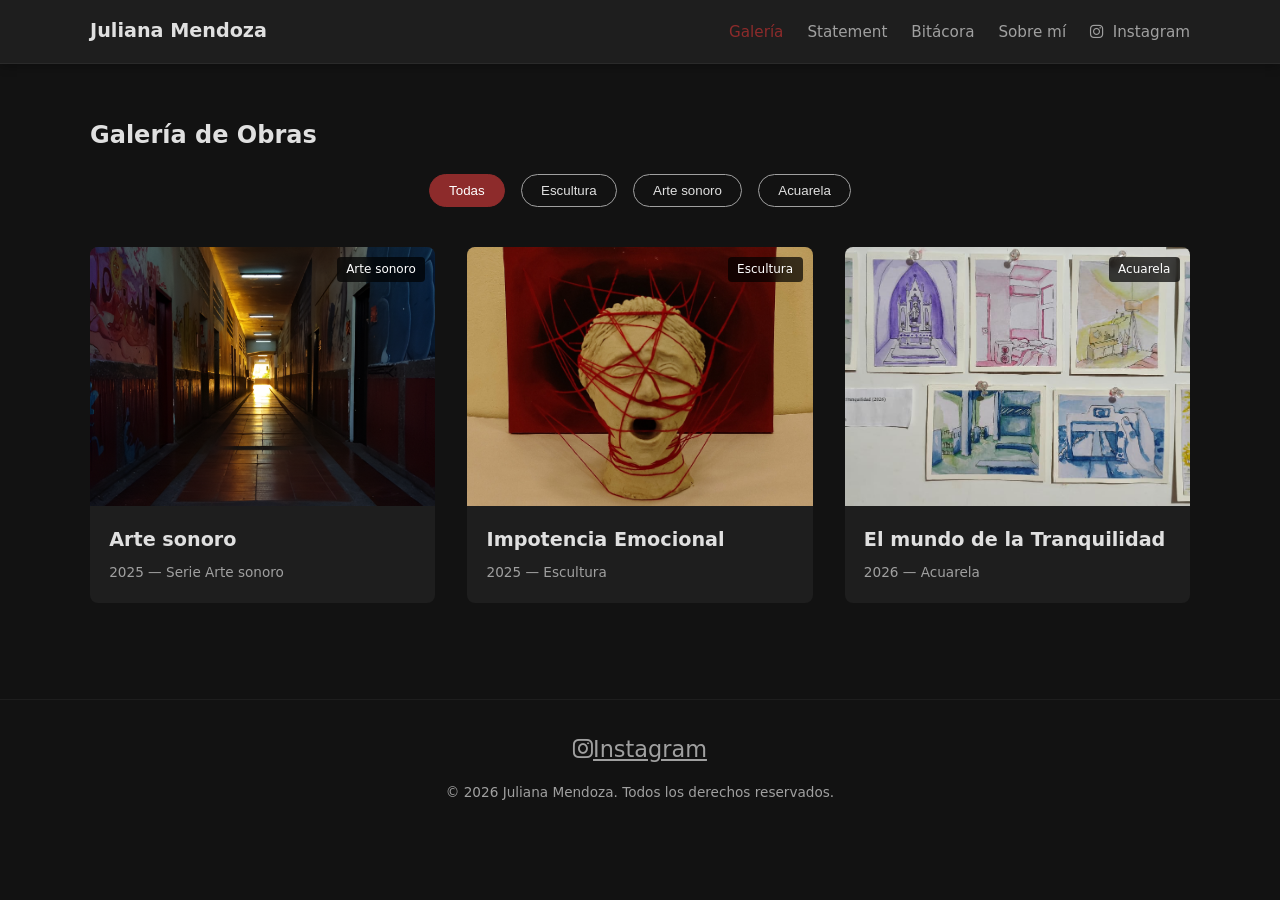
<file: index.html>
<!DOCTYPE html>
<html lang="es">
<head>
    <meta charset="UTF-8">
    <meta name="viewport" content="width=device-width, initial-scale=1.0">
    <title>Dossier Artístico</title>
    <!-- Enlace fundamental al archivo CSS -->
    <link rel="stylesheet" href="css/styles.css">
    <link rel="stylesheet" 
      href="https://cdnjs.cloudflare.com/ajax/libs/font-awesome/6.5.1/css/all.min.css" 
      integrity="sha512-DTOQO9RWCH3ppGqcWaEA1BIZOC6xxalwEsw9c2QQeAIftl+Vegovlnee1c9QX4TctnWMn13TZye+giMm8e2LwA==" 
      crossorigin="anonymous" 
      referrerpolicy="no-referrer" />
</head>
<body>

    <!-- Navegación Principal -->
    <header class="main-header">
        <nav>
            <a href="index.html" class="logo">Juliana Mendoza</a>
            <ul class="nav-links">
                <li><a href="index.html#galeria" class="active">Galería</a></li>
                <li><a href="statement.html">Statement</a></li>
                <li><a href="blog.html">Bitácora</a></li>
                <li><a href="sobre-mi.html">Sobre mí</a></li>
                <li>
    <a href="https://www.instagram.com/yujin_krys?igsi=MXN5eHRqZms2cjJoZQ==" target="_blank" rel="noopener noreferrer">
        <i class="fa-brands fa-instagram"></i> Instagram
    </a>
</li>
            </ul>
        </nav>
    </header>

    <!-- Contenido Principal -->
    <main>
        <section id="galeria" class="galeria-section">
            <div class="container">
                <h2>Galería de Obras</h2>

                <!-- Controles de Filtro -->
                <div class="filter-controls">
                    <button class="filter-btn active" data-filter="todos">Todas</button>
                    <button class="filter-btn" data-filter="Escultura">Escultura</button>
                    <button class="filter-btn" data-filter="Arte-sonoro">Arte sonoro</button>
                    <button class="filter-btn" data-filter="Acuarela">Acuarela</button>
                </div>

                <!-- Grid de Tarjetas -->
                <div class="galeria-grid">

                    <!-- Obra 1: Fotografía -->
                    <article class="obra-card" data-category="Arte-sonoro">     <!-- Cambiar para el filtro -->
                        <a href="obra-detalle-artesonoro.html">
                            <figure class="card-media">
                                <img src="assets/Art-song.png" alt="Obra: Arte sonoro" loading="lazy">     <!-- Imagen y titulo -->
                                <span class="badge">Arte sonoro</span>     <!-- filtrado -->
                            </figure>
                            <div class="card-info">
                                <h3>Arte sonoro</h3>     <!-- titulo -->
                                <p class="card-meta">2025 — Serie Arte sonoro</p>     <!-- descripcion -->
                            </div>
                        </a>
                    </article>

                    <!-- Obra 2: Videoarte -->
                    <article class="obra-card" data-category="Escultura">
                        <a href="obra-detalle-impotencia copy.html">
                            <figure class="card-media">
                                <img src="assets/escultura1.jpeg" alt="Obra: Impotencia emocional" loading="lazy">
                                <span class="badge">Escultura</span>
                            </figure>
                            <div class="card-info">
                                <h3>Impotencia Emocional</h3>
                                <p class="card-meta">2025 — Escultura</p>
                            </div>
                        </a>
                    </article>

                    <!-- Obra 3: Instalación -->
                    <article class="obra-card" data-category="Acuarela">
                        <a href="obra-detalle-acuerla.html">
                            <figure class="card-media">
                                <img src="assets/acuarela.jpeg" alt="Obra: Materia Residual" loading="lazy">
                                <span class="badge">Acuarela</span>
                            </figure>
                            <div class="card-info">
                                <h3>El mundo de la Tranquilidad</h3>
                                <p class="card-meta">2026 — Acuarela</p>
                            </div>
                        </a>
                    </article>

                </div>
            </div>
        </section>
    </main>

    <!-- Pie de Página -->
<footer>
    <div class="footer-socials">
        <a href="https://www.instagram.com/yujin_krys?igsi=MXN5eHRqZms2cjJoZQ==" target="_blank" rel="noopener noreferrer" aria-label="Instagram">
            <i class="fa-brands fa-instagram"></i>Instagram
        </a>
    </div>
    <p>&copy; 2026 Juliana Mendoza. Todos los derechos reservados.</p>
</footer>

    <!-- Script de Filtros -->
    <script src="js/main.js"></script>

</body>
</html>
</file>
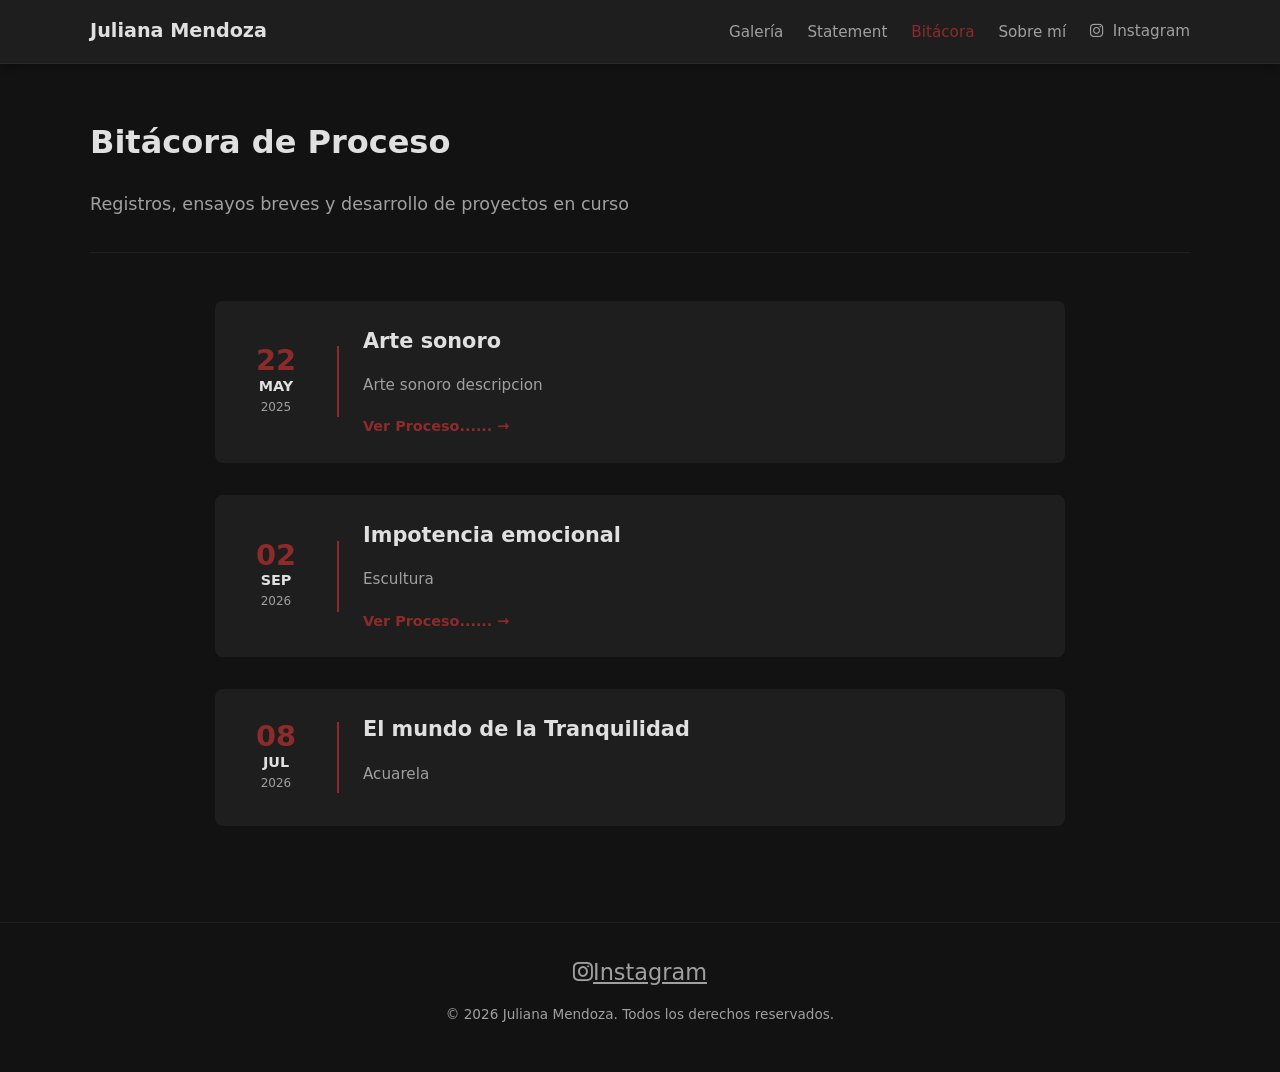
<file: blog.html>
<!DOCTYPE html>
<html lang="es">
<head>
    <meta charset="UTF-8">
    <meta name="viewport" content="width=device-width, initial-scale=1.0">
    <title>Bitácora de Proceso - Dossier Artístico</title>
    <link rel="stylesheet" href="css/styles.css">
        <link rel="stylesheet" 
      href="https://cdnjs.cloudflare.com/ajax/libs/font-awesome/6.5.1/css/all.min.css" 
      integrity="sha512-DTOQO9RWCH3ppGqcWaEA1BIZOC6xxalwEsw9c2QQeAIftl+Vegovlnee1c9QX4TctnWMn13TZye+giMm8e2LwA==" 
      crossorigin="anonymous" 
      referrerpolicy="no-referrer" />
</head>
<body>

    <!-- Navegación Principal -->
    <header class="main-header">
        <nav>
            <a href="index.html" class="logo">Juliana Mendoza</a>
            <ul class="nav-links">
                <li><a href="index.html#galeria">Galería</a></li>
                <li><a href="statement.html">Statement</a></li>
                <li><a href="blog.html" class="active">Bitácora</a></li>
                <li><a href="sobre-mi.html">Sobre mí</a></li>
                <a href="https://www.instagram.com/yujin_krys?igsi=MXN5eHRqZms2cjJoZQ==" target="_blank" rel="noopener noreferrer">
        <i class="fa-brands fa-instagram"></i> Instagram
    </a>
            </ul>
        </nav>
    </header>

    <main class="container">
        <header class="blog-header">
            <h1>Bitácora de Proceso</h1>
            <p class="subtitle">Registros, ensayos breves y desarrollo de proyectos en curso</p>
        </header>

        <!-- Lista de Entradas de Blog -->
        <section class="blog-list">

            <!-- Entrada 1 -->
            <article class="blog-card">
                <div class="blog-date">
                    <span class="day">22</span>     <!-- dia -->
                    <span class="month">MAY</span>     <!-- Mes-->
                    <span class="year">2025</span>     <!-- año -->
                </div>
                <div class="blog-content">
                    <h2>Arte sonoro</h2>     <!-- titulo -->
                    <p class="blog-excerpt">     <!-- Texto descriptivo -->
                        Arte sonoro descripcion
                    </p>
                    <a href="https://canva.link/lxec64hjdxm1sjq" class="read-more" target="_blank" rel="noopener noreferrer">
    Ver Proceso...... &rarr;
</a>


                </div>
            </article>
                    <!-- Entrada 2 -->
                                <article class="blog-card">
                                    <div class="blog-date">
                                        <span class="day">02</span>     <!-- dia -->
                                        <span class="month">SEP</span>     <!-- Mes-->
                                        <span class="year">2026</span>     <!-- año -->
                                    </div>
                                    <div class="blog-content">
                                        <h2>Impotencia emocional</h2>     <!-- titulo -->
                                        <p class="blog-excerpt">     <!-- Texto descriptivo -->
                                            Escultura
                                        </p>
                                        <a href="https://canva.link/u53yi0b35xsm46h" class="read-more" target="_blank" rel="noopener noreferrer">
                        Ver Proceso...... &rarr;
                    </a>


                                    </div>
                                </article>
                                <!-- Entrada 3 -->
                                <article class="blog-card">
                                    <div class="blog-date">
                                        <span class="day">08</span>     <!-- dia -->
                                        <span class="month">JUL</span>     <!-- Mes-->
                                        <span class="year">2026</span>     <!-- año -->
                                    </div>
                                    <div class="blog-content">
                                        <h2>El mundo de la Tranquilidad</h2>     <!-- titulo -->
                                        <p class="blog-excerpt">     <!-- Texto descriptivo -->
                                            Acuarela
                                        </p>


                                    </div>
                                </article>
                                
                </div>
        </section>
    </main>

    <footer>
        <div class="footer-socials">
        <a href="https://www.instagram.com/yujin_krys?igsi=MXN5eHRqZms2cjJoZQ==" target="_blank" rel="noopener noreferrer" aria-label="Instagram">
            <i class="fa-brands fa-instagram"></i>Instagram
        </a>
    </div>
        <p>&copy; 2026 Juliana Mendoza. Todos los derechos reservados.</p>
    </footer>
<script src="js/main.js"></script>
</body>
</html>
</file>
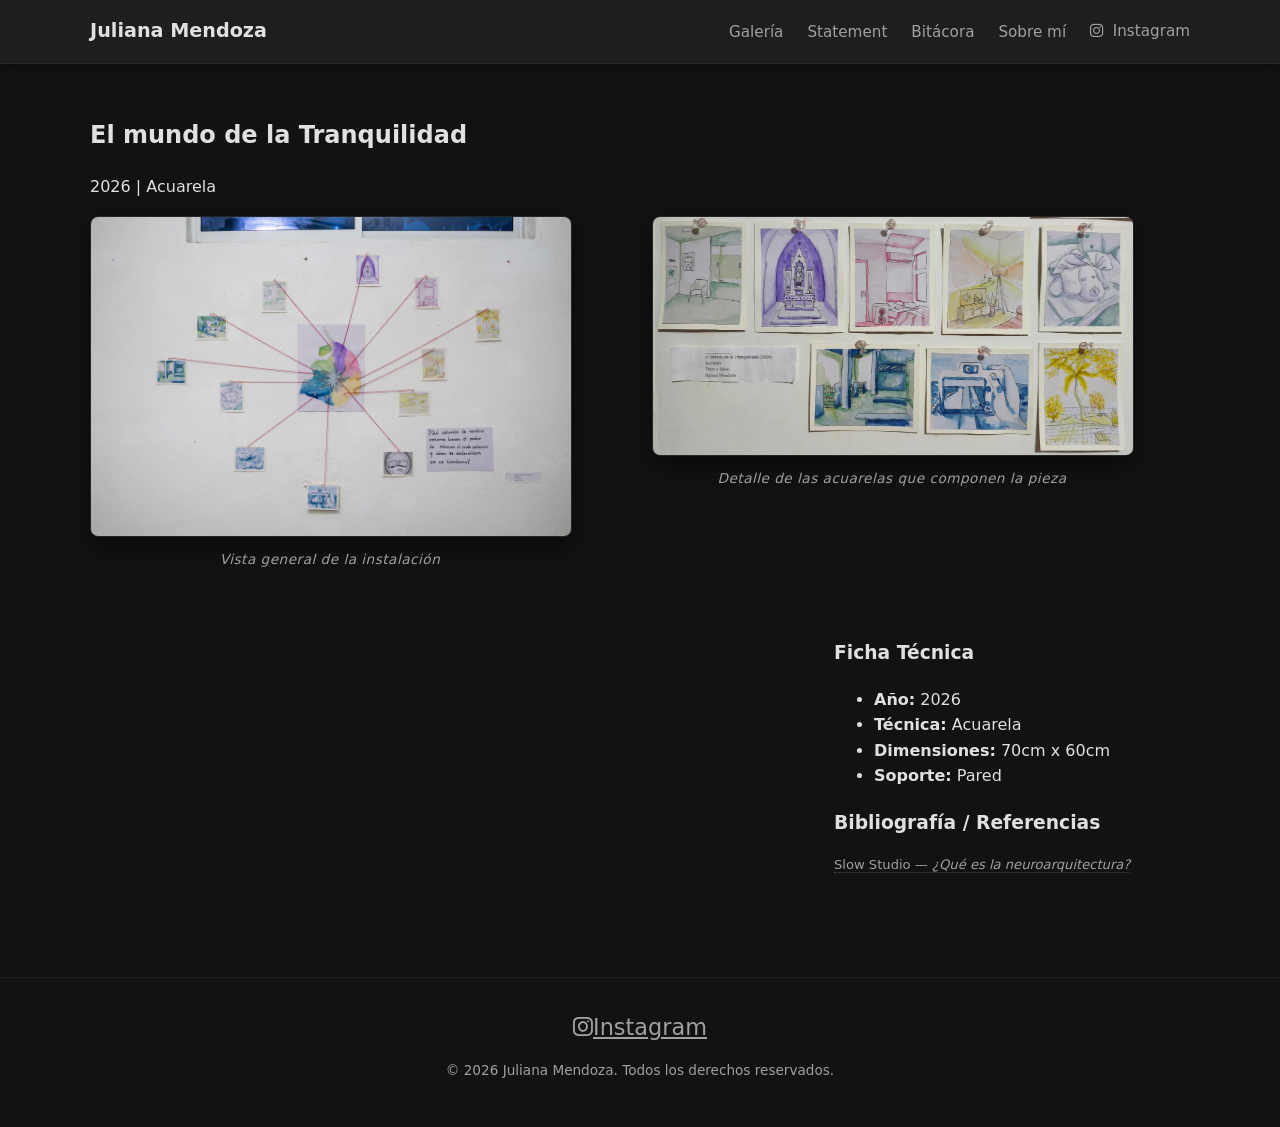
<file: obra-detalle-acuerla.html>
<!DOCTYPE html>
<html lang="es">
<head>
    <meta charset="UTF-8">
    <meta name="viewport" content="width=device-width, initial-scale=1.0">
    <title>Título de la Obra - Dossier Artístico</title>
    <link rel="stylesheet" href="css/styles.css">
        <link rel="stylesheet" 
      href="https://cdnjs.cloudflare.com/ajax/libs/font-awesome/6.5.1/css/all.min.css" 
      integrity="sha512-DTOQO9RWCH3ppGqcWaEA1BIZOC6xxalwEsw9c2QQeAIftl+Vegovlnee1c9QX4TctnWMn13TZye+giMm8e2LwA==" 
      crossorigin="anonymous" 
      referrerpolicy="no-referrer" />
</head>
<body>

    <header class="main-header">
        <nav>
            <a href="index.html" class="logo">Juliana Mendoza</a>
            <ul class="nav-links">
                <li><a href="index.html#galeria">Galería</a></li>
                <li><a href="statement.html">Statement</a></li>
                <li><a href="blog.html">Bitácora</a></li>
                <li><a href="sobre-mi.html">Sobre mí</a></li>
                <a href="https://www.instagram.com/yujin_krys?igsi=MXN5eHRqZms2cjJoZQ==" target="_blank" rel="noopener noreferrer">
        <i class="fa-brands fa-instagram"></i> Instagram
    </a>
            </ul>
        </nav>
    </header>

    <main class="container">
        <article class="obra-detail">
            
            <header class="obra-header">
                <h1>El mundo de la Tranquilidad</h1>
                <p class="obra-meta">2026 | Acuarela</p>
            </header>

            <section class="obra-media galeria-grid">
    <figure class="media-item">
        <img src="assets/acuarela 3.jpg" alt="Vista general" loading="lazy">
        <figcaption>Vista general de la instalación</figcaption>
    </figure>
    <figure class="media-item">
        <img src="assets/acuarela.jpeg" alt="Detalle" loading="lazy">
        <figcaption>Detalle de las acuarelas que componen la pieza</figcaption>
    </figure>
</section>

            <div class="obra-grid">
                
                <section class="obra-concepto">
                </section>

                <aside class="obra-sidebar">
                    <div class="ficha-tecnica">
                        <h3>Ficha Técnica</h3>
                        <ul>
                            <li><strong>Año:</strong> 2026</li>
                            <li><strong>Técnica:</strong> Acuarela</li>
                            <li><strong>Dimensiones:</strong> 70cm x 60cm</li>
                            <li><strong>Soporte:</strong> Pared</li>
                        </ul>
                    </div>

                    <div class="obra-bibliografia">
                        <h3>Bibliografía / Referencias</h3>
                                                <ul class="referencias-list">
                                <li><a href="https://www.slowstudio.es/research/que-es-la-neuroarquitectura" target="_blank" rel="noopener">Slow Studio — <em>¿Qué es la neuroarquitectura?</em></a></li>
                            </ul>
                    </div>
                </aside>

            </div>

        </article>
    </main>

    <footer>
        <div class="footer-socials">
        <a href="https://www.instagram.com/yujin_krys?igsi=MXN5eHRqZms2cjJoZQ==" target="_blank" rel="noopener noreferrer" aria-label="Instagram">
            <i class="fa-brands fa-instagram"></i>Instagram
        </a>
    </div>
        <p>&copy; 2026 Juliana Mendoza. Todos los derechos reservados.</p>
    </footer>
<script src="js/main.js"></script>
</body>
</html>
</file>
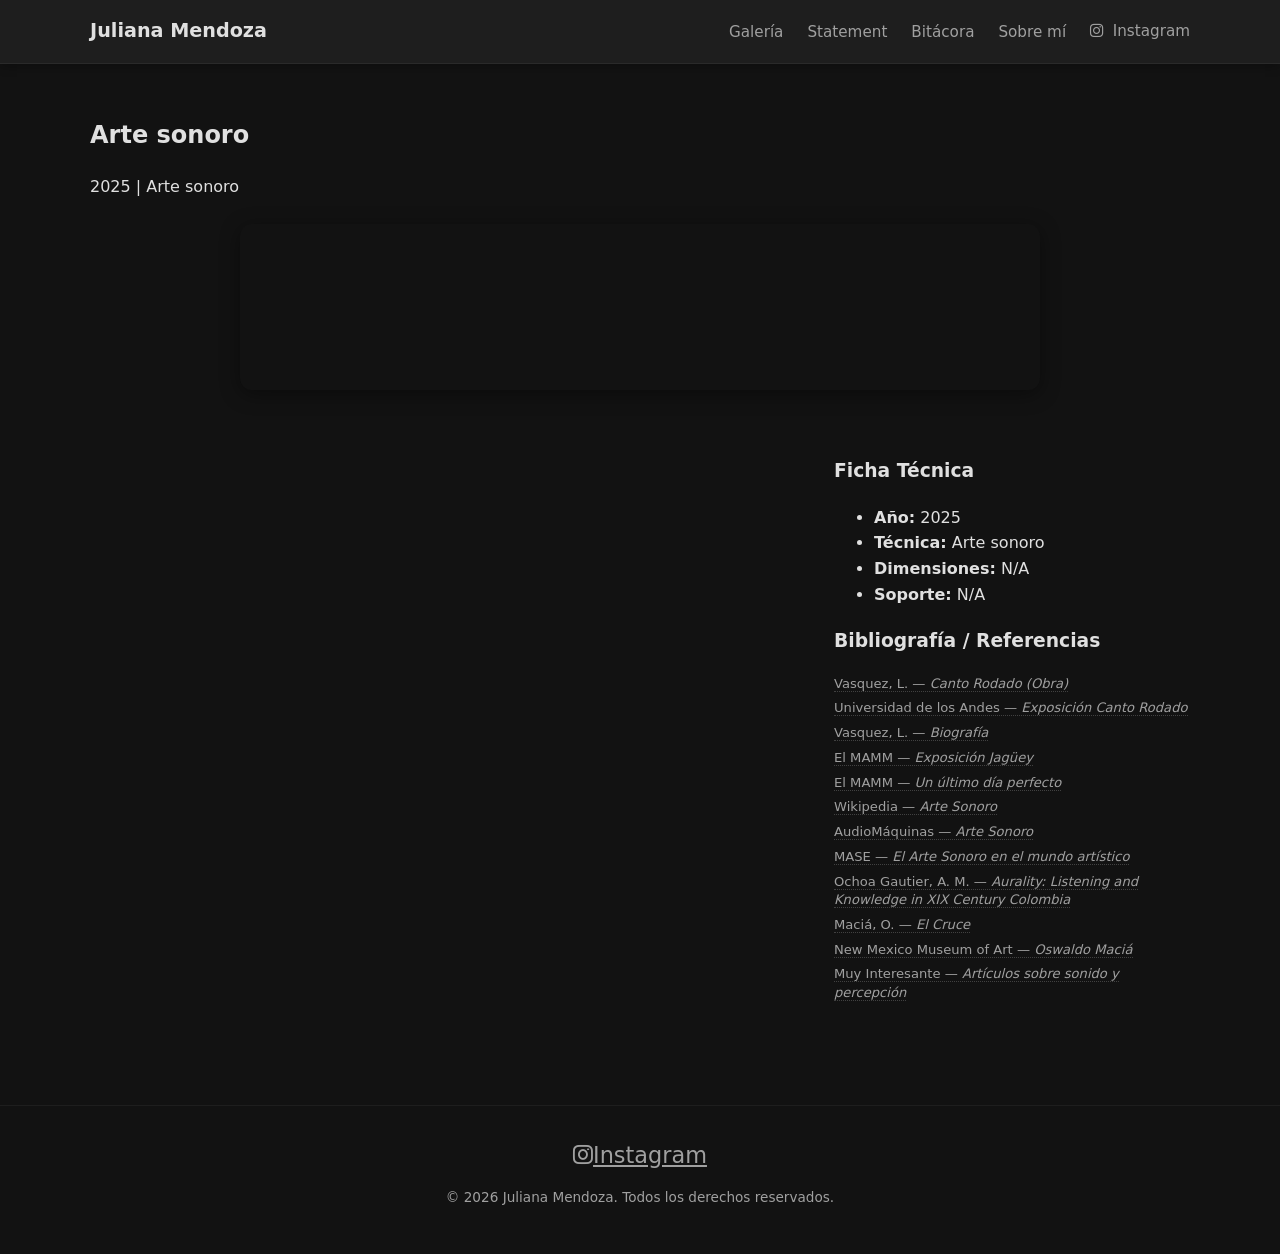
<file: obra-detalle-artesonoro.html>
<!DOCTYPE html>
<html lang="es">
<head>
    <meta charset="UTF-8">
    <meta name="viewport" content="width=device-width, initial-scale=1.0">
    <title>Título de la Obra - Arte sonoro</title>
    <link rel="stylesheet" href="css/styles.css">
        <link rel="stylesheet" 
      href="https://cdnjs.cloudflare.com/ajax/libs/font-awesome/6.5.1/css/all.min.css" 
      integrity="sha512-DTOQO9RWCH3ppGqcWaEA1BIZOC6xxalwEsw9c2QQeAIftl+Vegovlnee1c9QX4TctnWMn13TZye+giMm8e2LwA==" 
      crossorigin="anonymous" 
      referrerpolicy="no-referrer" />
</head>
<body>

    <header class="main-header">
        <nav>
            <a href="index.html" class="logo">Juliana Mendoza</a>
            <ul class="nav-links">
                <li><a href="index.html#galeria">Galería</a></li>
                <li><a href="statement.html">Statement</a></li>
                <li><a href="blog.html">Bitácora</a></li>
                <li><a href="sobre-mi.html">Sobre mí</a></li>
                <a href="https://www.instagram.com/yujin_krys?igsi=MXN5eHRqZms2cjJoZQ==" target="_blank" rel="noopener noreferrer">
        <i class="fa-brands fa-instagram"></i> Instagram
    </a>
            </ul>
        </nav>
    </header>

    <main class="container">
        <article class="obra-detail">
            
            <header class="obra-header">
                <h1>Arte sonoro</h1>
                <p class="obra-meta">2025 | Arte sonoro</p>
            </header>

            <section class="obra-media">
                <figure class="media-item">
                </figure>

                                                <div class="soundcloud-container">
    <iframe 
        width="100%" 
        height="166" 
        scrolling="no" 
        frameborder="no" 
        allow="autoplay" 
        src="https://w.soundcloud.com/player/?url=https%3A//soundcloud.com/krys-inquechua/arte-sonoro-juliana-mendoza&color=%238d2b2b&auto_play=false&hide_related=false&show_comments=true&show_user=true&show_reposts=false&show_teaser=true">
    </iframe>
</div>
            </section>

            <div class="obra-grid">
                
                <section class="obra-concepto">

                </section>

                <aside class="obra-sidebar">
                    <div class="ficha-tecnica">
                        <h3>Ficha Técnica</h3>
                        <ul>
                            <li><strong>Año:</strong> 2025</li>
                            <li><strong>Técnica:</strong> Arte sonoro</li>
                            <li><strong>Dimensiones:</strong> N/A</li>
                            <li><strong>Soporte:</strong> N/A</li>
                        </ul>
                    </div>

                    <div class="obra-bibliografia">
                        <h3>Bibliografía / Referencias</h3>
                        <ul class="referencias-list">
                            <li><a href="https://www.leonelvasquez.com/obra/canto-rodado/" target="_blank" rel="noopener">Vasquez, L. — <em>Canto Rodado (Obra)</em></a></li>
                            <li><a href="https://facartes.uniandes.edu.co/evento/exposicion-canto-rodado-de-leonel-vasquez/" target="_blank" rel="noopener">Universidad de los Andes — <em>Exposición Canto Rodado</em></a></li>
                            <li><a href="https://www.leonelvasquez.com/bio/" target="_blank" rel="noopener">Vasquez, L. — <em>Biografía</em></a></li>
                            <li><a href="https://ww.elmamm.org/exposicion/jaguey/" target="_blank" rel="noopener">El MAMM — <em>Exposición Jagüey</em></a></li>
                            <li><a href="https://www.elmamm.org/exposicion/un-ultimo-dia-perfecto/" target="_blank" rel="noopener">El MAMM — <em>Un último día perfecto</em></a></li>
                            <li><a href="https://es.wikipedia.org/wiki/Arte_sonoro" target="_blank" rel="noopener">Wikipedia — <em>Arte Sonoro</em></a></li>
                            <li><a href="https://www.audiomaquinas.com/arte-sonoro/" target="_blank" rel="noopener">AudioMáquinas — <em>Arte Sonoro</em></a></li>
                            <li><a href="https://mase.es/el-arte-sonoro-una-tendencia-en-el-mundo-artistico/" target="_blank" rel="noopener">MASE — <em>El Arte Sonoro en el mundo artístico</em></a></li>
                            <li><a href="https://www.buscalibre.com.co/libro-aurality-listening-and-knowledge-in-nineteenth-century-colombia-sign-storage-transmission/9780822357513/p/46737556" target="_blank" rel="noopener">Ochoa Gautier, A. M. — <em>Aurality: Listening and Knowledge in XIX Century Colombia</em></a></li>
                            <li><a href="https://www.oswaldomacia.com/el-cruce" target="_blank" rel="noopener">Maciá, O. — <em>El Cruce</em></a></li>
                            <li><a href="https://www.nmartmuseum.org/artist-in-residence/oswaldo-macia/" target="_blank" rel="noopener">New Mexico Museum of Art — <em>Oswaldo Maciá</em></a></li>
                            <li><a href="https://www.magzter.com/es/stories/science/Muy-Interesante-Espaa/1700040797351" target="_blank" rel="noopener">Muy Interesante — <em>Artículos sobre sonido y percepción</em></a></li>
                        </ul>
                    </div>
                </aside>

            </div>

        </article>
    </main>

    <footer>
        <div class="footer-socials">
        <a href="https://www.instagram.com/yujin_krys?igsi=MXN5eHRqZms2cjJoZQ==" target="_blank" rel="noopener noreferrer" aria-label="Instagram">
            <i class="fa-brands fa-instagram"></i>Instagram
        </a>
    </div>
        <p>&copy; 2026 Juliana Mendoza. Todos los derechos reservados.</p>
    </footer>
<script src="js/main.js"></script>
</body>
</html>
</file>
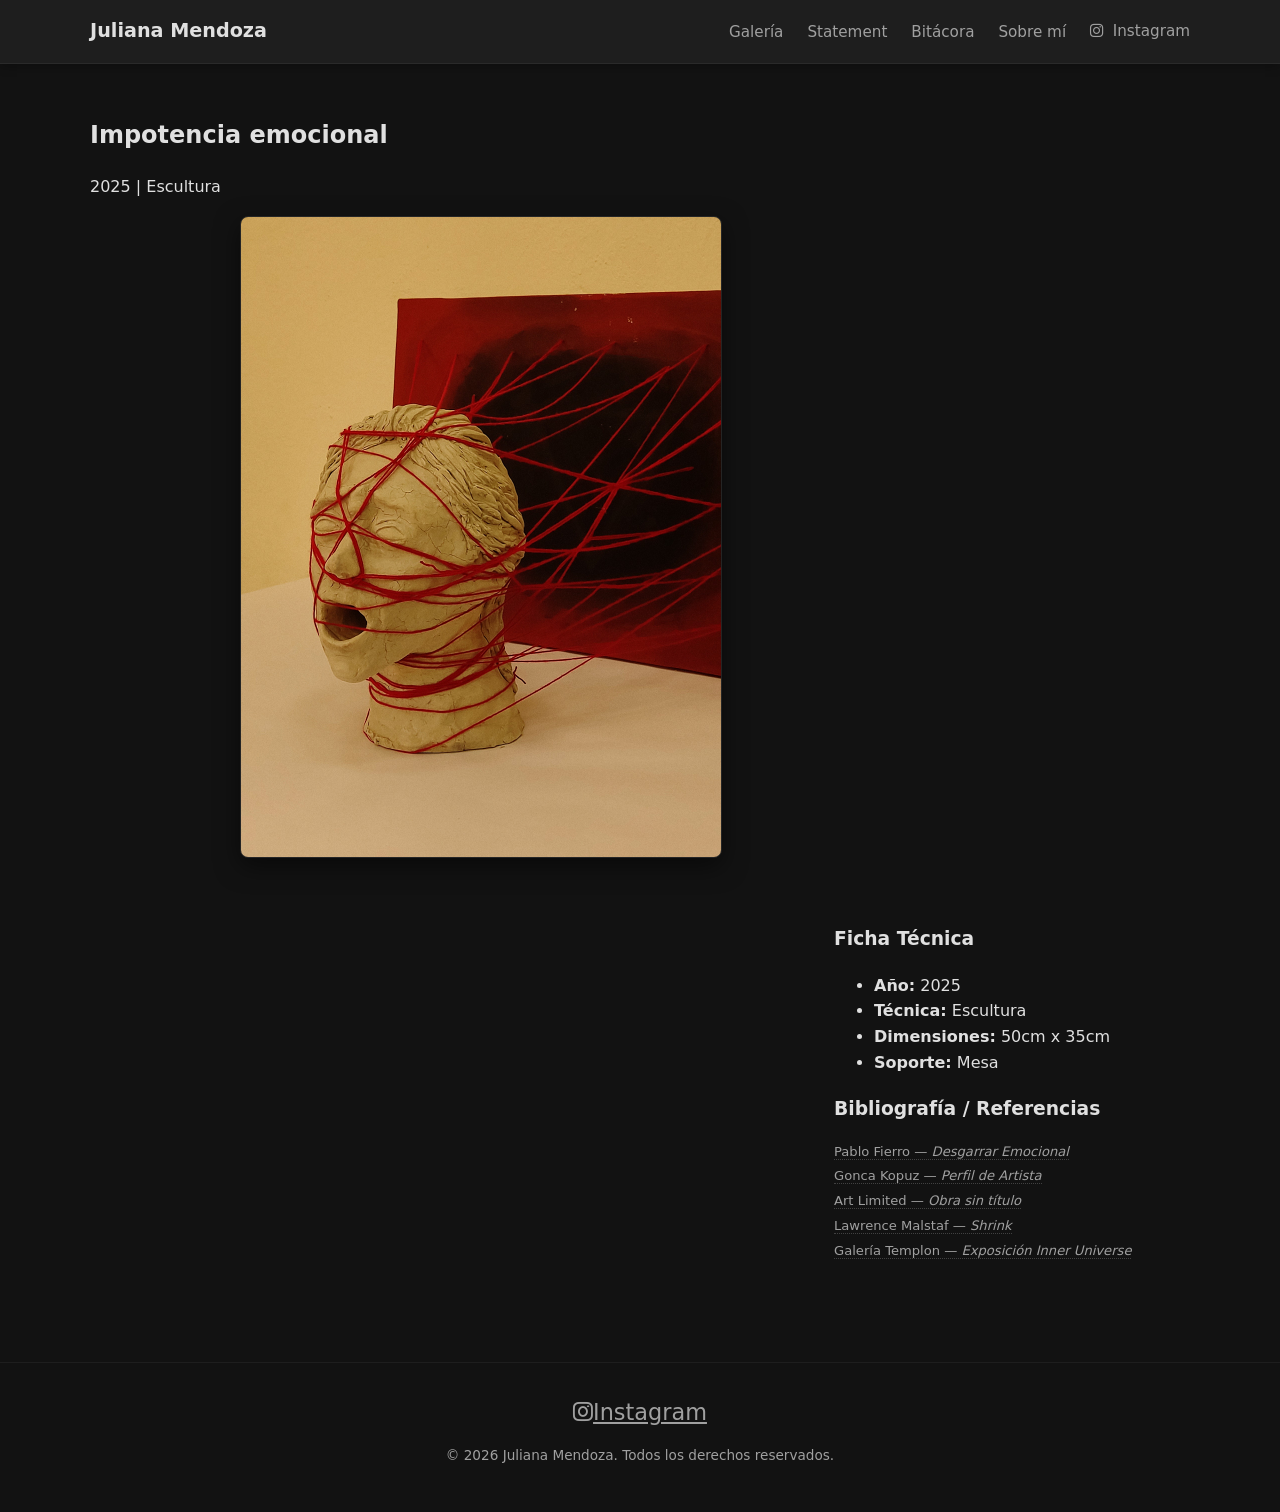
<file: obra-detalle-impotencia copy.html>
<!DOCTYPE html>
<html lang="es">
<head>
    <meta charset="UTF-8">
    <meta name="viewport" content="width=device-width, initial-scale=1.0">
    <title>Título de la Obra - Dossier Artístico</title>
    <link rel="stylesheet" href="css/styles.css">
        <link rel="stylesheet" 
      href="https://cdnjs.cloudflare.com/ajax/libs/font-awesome/6.5.1/css/all.min.css" 
      integrity="sha512-DTOQO9RWCH3ppGqcWaEA1BIZOC6xxalwEsw9c2QQeAIftl+Vegovlnee1c9QX4TctnWMn13TZye+giMm8e2LwA==" 
      crossorigin="anonymous" 
      referrerpolicy="no-referrer" />
</head>
<body>

    <header class="main-header">
        <nav>
            <a href="index.html" class="logo">Juliana Mendoza</a>
            <ul class="nav-links">
                <li><a href="index.html#galeria">Galería</a></li>
                <li><a href="statement.html">Statement</a></li>
                <li><a href="blog.html">Bitácora</a></li>
                <li><a href="sobre-mi.html">Sobre mí</a></li>
                <a href="https://www.instagram.com/yujin_krys?igsi=MXN5eHRqZms2cjJoZQ==" target="_blank" rel="noopener noreferrer">
        <i class="fa-brands fa-instagram"></i> Instagram
    </a>
            </ul>
        </nav>
    </header>

    <main class="container">
        <article class="obra-detail">
            
            <header class="obra-header">
                <h1>Impotencia emocional</h1>
                <p class="obra-meta">2025 | Escultura</p>
            </header>

            <section class="obra-media">
    <figure class="media-item">
        <!-- Imagen movida aquí -->
        <img src="assets/escultura3.jpeg" alt="Registro fotográfico de la obra Impotencia emocional" loading="lazy">
        <figcaption></figcaption>
    </figure>
    <!-- El div video-container anterior se elimina -->
</section>

            <div class="obra-grid">
                
                <section class="obra-concepto">
                </section>

                <aside class="obra-sidebar">
                    <div class="ficha-tecnica">
                        <h3>Ficha Técnica</h3>
                        <ul>
                            <li><strong>Año:</strong> 2025</li>
                            <li><strong>Técnica:</strong> Escultura</li>
                            <li><strong>Dimensiones:</strong> 50cm x 35cm</li>
                            <li><strong>Soporte:</strong> Mesa</li>
                        </ul>
                    </div>

                    <div class="obra-bibliografia">
                        <h3>Bibliografía / Referencias</h3>
                                                                        <ul class="referencias-list">
                                                        <li><a href="https://www.pablofierroescultor.art/desgarrar-emocional" target="_blank" rel="noopener">Pablo Fierro — <em>Desgarrar Emocional</em></a></li>
                                                        <li><a href="https://www.artmajeur.com/gonca-kopuz" target="_blank" rel="noopener">Gonca Kopuz — <em>Perfil de Artista</em></a></li>
                                                        <li><a href="https://www.artlimited.net/19838/art/image-untitled/en/337923" target="_blank" rel="noopener">Art Limited — <em>Obra sin título</em></a></li>
                                                        <li><a href="https://www.lawrencemalstaf.com/work/shrink/" target="_blank" rel="noopener">Lawrence Malstaf — <em>Shrink</em></a></li>
                                                        <li><a href="https://www-templon-com.translate.goog/exhibitions/inner-universe-2/?_x_tr_sl=en&_x_tr_tl=es&_x_tr_hl=es&_x_tr_pto=tc" target="_blank" rel="noopener">Galería Templon — <em>Exposición Inner Universe</em></a></li>
                                                    </ul>   
                    </div>
                </aside>

            </div>

        </article>
    </main>

    <footer>
        <div class="footer-socials">
        <a href="https://www.instagram.com/yujin_krys?igsi=MXN5eHRqZms2cjJoZQ==" target="_blank" rel="noopener noreferrer" aria-label="Instagram">
            <i class="fa-brands fa-instagram"></i>Instagram
        </a>
    </div>
        <p>&copy; 2026 Juliana Mendoza. Todos los derechos reservados.</p>
    </footer>
<script src="js/main.js"></script>
</body>
</html>
</file>
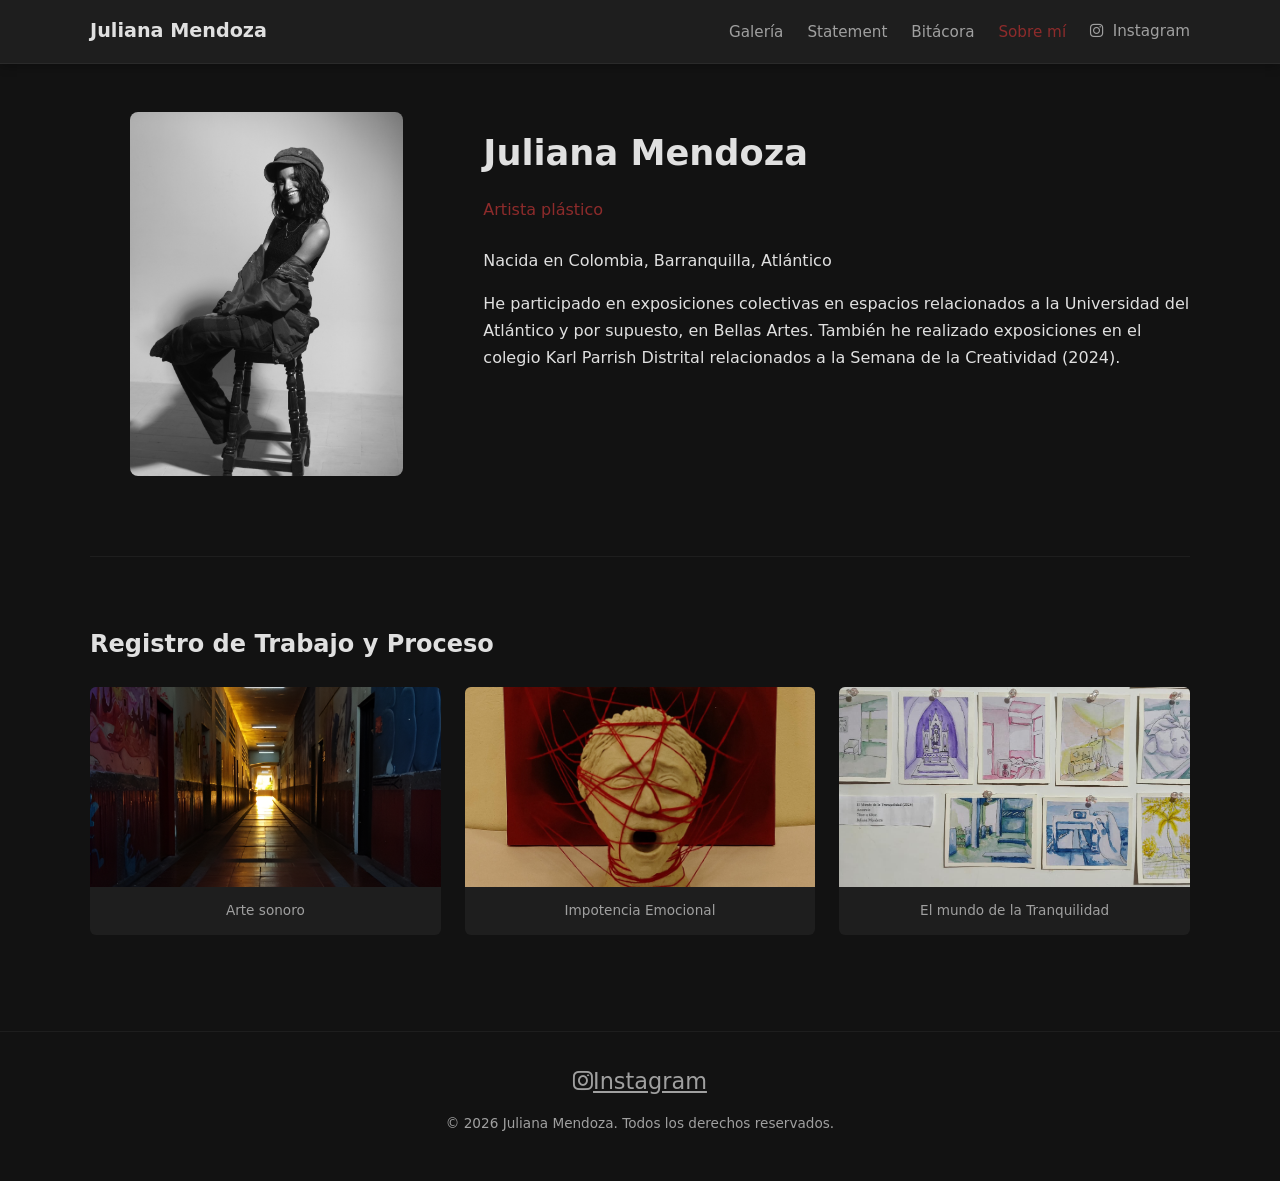
<file: sobre-mi.html>
<!DOCTYPE html>
<html lang="es">
<head>
    <meta charset="UTF-8">
    <meta name="viewport" content="width=device-width, initial-scale=1.0">
    <title>Sobre mí - Dossier Artístico</title>
    <link rel="stylesheet" href="css/styles.css">
        <link rel="stylesheet" 
      href="https://cdnjs.cloudflare.com/ajax/libs/font-awesome/6.5.1/css/all.min.css" 
      integrity="sha512-DTOQO9RWCH3ppGqcWaEA1BIZOC6xxalwEsw9c2QQeAIftl+Vegovlnee1c9QX4TctnWMn13TZye+giMm8e2LwA==" 
      crossorigin="anonymous" 
      referrerpolicy="no-referrer" />
</head>
<body>

    <!-- Navegación Principal -->
    <header class="main-header">
        <nav>
            <a href="index.html" class="logo">Juliana Mendoza</a>
            <ul class="nav-links">
                <li><a href="index.html#galeria">Galería</a></li>
                <li><a href="statement.html">Statement</a></li>
                <li><a href="blog.html">Bitácora</a></li>
                <li><a href="sobre-mi.html" class="active">Sobre mí</a></li>
                <a href="https://www.instagram.com/yujin_krys?igsi=MXN5eHRqZms2cjJoZQ==" target="_blank" rel="noopener noreferrer">
        <i class="fa-brands fa-instagram"></i> Instagram
    </a>
            </ul>
        </nav>
    </header>

    <main class="container">
        <!-- Perfil Principal -->
        <section class="profile-section">
            <div class="profile-grid">
                
                <!-- Retrato Principal -->
                <figure class="profile-portrait">
                    <img src="assets/Juliana.jpeg" alt="Retrato del artista" loading="lazy">
                </figure>

                <!-- Biografía y Descarga CV -->
                <div class="profile-info">
                    <h1>Juliana Mendoza</h1>
                    <p class="profile-tagline">Artista plástico</p>
                    
                    <div class="bio-text">
                        <p>
                            Nacida en Colombia, Barranquilla, Atlántico
                        </p>
                        <p>
                            He participado en exposiciones colectivas en espacios relacionados a la Universidad del Atlántico y por supuesto, en Bellas Artes. También he realizado exposiciones en el colegio Karl Parrish Distrital relacionados a la Semana de la Creatividad (2024).
                        </p>
                    </div>
                </div>

            </div>
        </section>

        <!-- Galería Fotográfica del Artista / Proceso de Trabajo -->
        <section class="artist-gallery-section">
            <h2>Registro de Trabajo y Proceso</h2>
            <div class="artist-photo-grid">
                
                <figure class="artist-photo-card">
                    <img src="assets/Art-song.png" alt="Trabajo en el taller" loading="lazy">
                    <figcaption>Arte sonoro</figcaption>
                </figure>

                <figure class="artist-photo-card">
                    <img src="assets/escultura1.jpeg" alt="Pruebas de iluminación y video" loading="lazy">
                    <figcaption>Impotencia Emocional</figcaption>
                </figure>

                <figure class="artist-photo-card">
                    <img src="assets/acuarela.jpeg" alt="Exhibición en sala" loading="lazy">
                    <figcaption>El mundo de la Tranquilidad</figcaption>
                </figure>

            </div>
        </section>
    </main>

    <footer>
        <div class="footer-socials">
        <a href="https://www.instagram.com/yujin_krys?igsi=MXN5eHRqZms2cjJoZQ==" target="_blank" rel="noopener noreferrer" aria-label="Instagram">
            <i class="fa-brands fa-instagram"></i>Instagram
        </a>
    </div>
        <p>&copy; 2026 Juliana Mendoza. Todos los derechos reservados.</p>
    </footer>
<script src="js/main.js"></script>
</body>
</html>
</file>
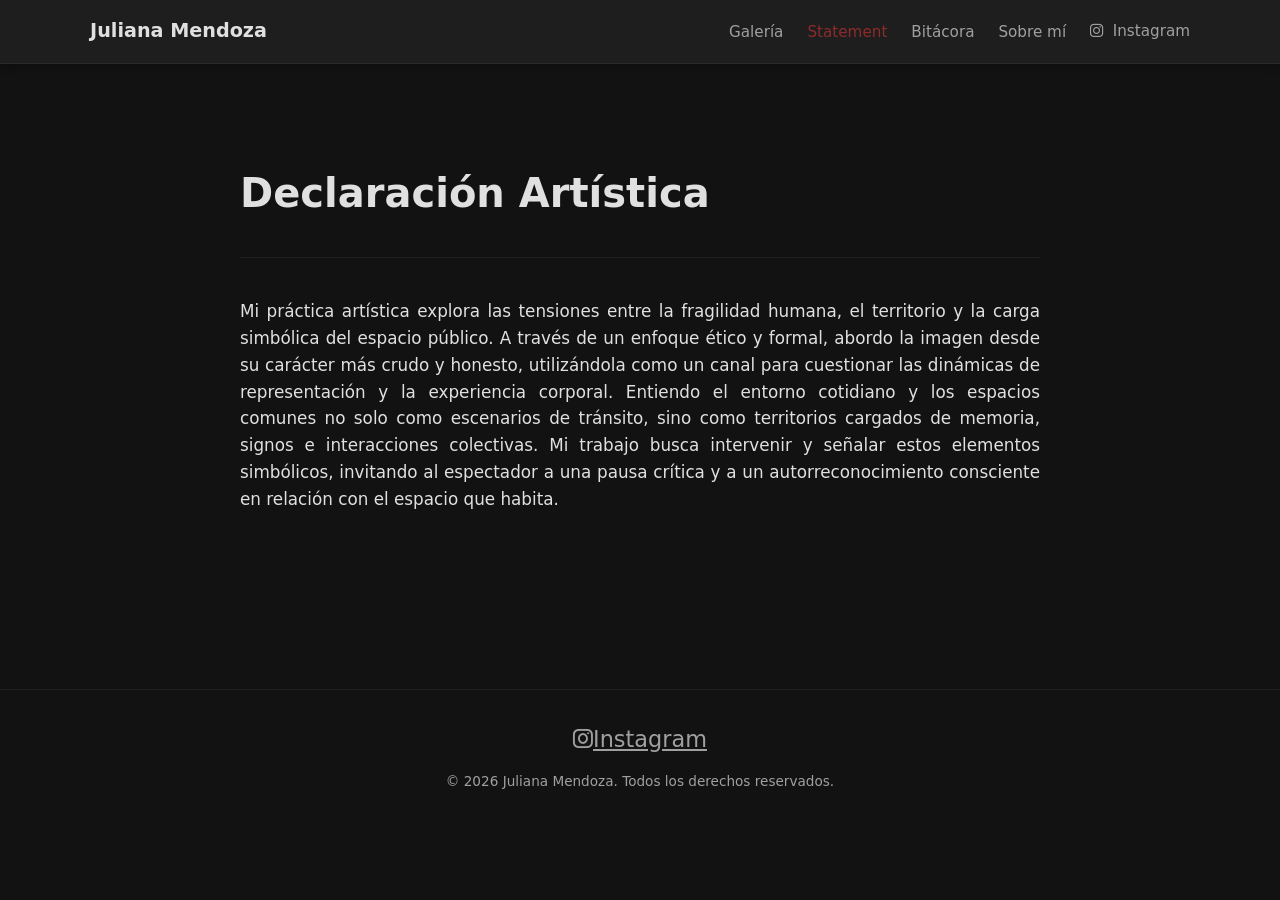
<file: statement.html>
<!DOCTYPE html>
<html lang="es">
<head>
    <meta charset="UTF-8">
    <meta name="viewport" content="width=device-width, initial-scale=1.0">
    <title>Declaración Artística - Dossier Artístico</title>
    <link rel="stylesheet" href="css/styles.css">
        <link rel="stylesheet" 
      href="https://cdnjs.cloudflare.com/ajax/libs/font-awesome/6.5.1/css/all.min.css" 
      integrity="sha512-DTOQO9RWCH3ppGqcWaEA1BIZOC6xxalwEsw9c2QQeAIftl+Vegovlnee1c9QX4TctnWMn13TZye+giMm8e2LwA==" 
      crossorigin="anonymous" 
      referrerpolicy="no-referrer" />
</head>
<body>

    <header class="main-header">
        <nav>
            <a href="index.html" class="logo">Juliana Mendoza</a>
            <ul class="nav-links">
                <li><a href="index.html#galeria">Galería</a></li>
                <li><a href="statement.html" class="active">Statement</a></li>
                <li><a href="blog.html">Bitácora</a></li>
                <li><a href="sobre-mi.html">Sobre mí</a></li>
                <a href="https://www.instagram.com/yujin_krys?igsi=MXN5eHRqZms2cjJoZQ==" target="_blank" rel="noopener noreferrer">
        <i class="fa-brands fa-instagram"></i> Instagram
    </a>
            </ul>
        </nav>
    </header>

    <main class="container">
        <article class="statement-container">
            
            <header class="statement-header">
                <h1>Declaración Artística</h1>
            </header>

            <!-- Bloque 1: El Qué (Ejes Temáticos) -->
            <section class="statement-section">
                <p>
                    Mi práctica artística explora las tensiones entre la fragilidad humana, el territorio y la carga simbólica del espacio público. A través de un enfoque ético y formal, abordo la imagen desde su carácter más crudo y honesto, utilizándola como un canal para cuestionar las dinámicas de representación y la experiencia corporal.

Entiendo el entorno cotidiano y los espacios comunes no solo como escenarios de tránsito, sino como territorios cargados de memoria, signos e interacciones colectivas. Mi trabajo busca intervenir y señalar estos elementos simbólicos, invitando al espectador a una pausa crítica y a un autorreconocimiento consciente en relación con el espacio que habita.
                </p>
            </section>

            <!-- Bloque 4: Bibliografía / Referencias Teóricas -->

        </article>
    </main>

    <footer>
        <div class="footer-socials">
        <a href="https://www.instagram.com/yujin_krys?igsi=MXN5eHRqZms2cjJoZQ==" target="_blank" rel="noopener noreferrer" aria-label="Instagram">
            <i class="fa-brands fa-instagram"></i>Instagram
        </a>
    </div>
        <p>&copy; 2026 Juliana Mendoza. Todos los derechos reservados.</p>
    </footer>
<script src="js/main.js"></script>
</body>
</html>
</file>
<file: css/styles.css>
/* Variables de Diseño */
:root {
    --bg-color: #121212;
    --card-bg: #1e1e1e;
    --text-primary: #e0e0e0;
    --text-secondary: #a0a0a0;
    --accent: #8d2b2b;
    --font-main: system-ui, -apple-system, sans-serif;
}

body {
    background-color: var(--bg-color);
    color: var(--text-primary);
    font-family: var(--font-main);
    line-height: 1.6;
    margin: 0;
    padding: 0;
    -webkit-user-select: none;
    -moz-user-select: none;
    -ms-user-select: none;
    user-select: none;
}

img {
    -webkit-user-drag: none;
    pointer-events: none;
}

.container {
    max-width: 1100px;
    margin: 0 auto;
    padding: 2rem 1rem;
}

/* Layout Grid para Ficha y Concepto */
.obra-grid {
    display: grid;
    grid-template-columns: 2fr 1fr;
    gap: 2rem;
    margin-top: 2rem;
}

/* Responsive iframe de video */
.video-container {
    position: relative;
    padding-bottom: 56.25%; /* Relación 16:9 */
    height: 0;
    overflow: hidden;
    margin-top: 1rem;
}

.video-container iframe {
    position: absolute;
    top: 0;
    left: 0;
    width: 100%;
    height: 100%;
}

/* Adaptabilidad a Pantallas Pequeñas */
@media (max-width: 768px) {
    .obra-grid {
        grid-template-columns: 1fr;
    }
    .main-header nav {
    flex-direction: column;
    gap: 1rem;
}

.nav-links {
    flex-wrap: wrap;
    justify-content: center;
    gap: 1rem;
}
}
/* Botones de Filtro */
.filter-controls {
    display: flex;
    justify-content: center;
    gap: 1rem;
    margin-bottom: 2.5rem;
    flex-wrap: wrap;
}

.filter-btn {
    background: transparent;
    border: 1px solid var(--text-secondary);
    color: var(--text-primary);
    padding: 0.5rem 1.2rem;
    border-radius: 20px;
    cursor: pointer;
    transition: all 0.3s ease;
}

.filter-btn.active, .filter-btn:hover {
    background-color: var(--accent);
    color: #ffffff;
    border-color: var(--accent);
}

/* Layout del Grid */
.galeria-grid {
    display: grid;
    grid-template-columns: repeat(auto-fill, minmax(280px, 1fr));
    gap: 2rem;
}

/* Tarjeta de Obra */
.obra-card {
    background: var(--card-bg);
    border-radius: 8px;
    overflow: hidden;
    transition: transform 0.3s ease, box-shadow 0.3s ease;
}

.obra-card a {
    text-decoration: none;
    color: inherit;
    display: block;
}

.obra-card:hover {
    transform: translateY(-6px);
    box-shadow: 0 10px 20px rgba(0,0,0,0.5);
}

.card-media {
    position: relative;
    margin: 0;
    aspect-ratio: 4 / 3;
    overflow: hidden;
}

.card-media img {
    width: 100%;
    height: 100%;
    object-fit: cover;
    transition: transform 0.5s ease;
    display: block;
}

.obra-card:hover .card-media img {
    transform: scale(1.05);
}

.badge {
    position: absolute;
    top: 10px;
    right: 10px;
    background: rgba(0, 0, 0, 0.7);
    color: #fff;
    font-size: 0.75rem;
    padding: 0.2rem 0.6rem;
    border-radius: 4px;
    backdrop-filter: blur(4px);
}

.card-info {
    padding: 1.2rem;
}

.card-info h3 {
    margin: 0 0 0.4rem 0;
    font-size: 1.2rem;
}

.card-meta {
    margin: 0;
    font-size: 0.85rem;
    color: var(--text-secondary);
}
/* Layout del Statement */
.statement-container {
    max-width: 800px;
    margin: 0 auto;
    padding: 2rem 0;
}

.statement-header {
    border-bottom: 1px solid var(--card-bg);
    padding-bottom: 1.5rem;
    margin-bottom: 2.5rem;
}

.statement-header h1 {
    font-size: 2.5rem;
    margin-bottom: 0.5rem;
}

.subtitle {
    color: var(--text-secondary);
    font-size: 1.1rem;
}

.statement-section {
    margin-bottom: 3rem;
}

.statement-section h2 {
    color: var(--accent);
    font-size: 1.4rem;
    border-left: 3px solid var(--accent);
    padding-left: 0.8rem;
    margin-bottom: 1rem;
}

.statement-section p {
    font-size: 1.05rem;
    color: var(--text-primary);
    text-align: justify;
}

/* Lista Bibliográfica */
.bibliografia-marco {
    background-color: var(--card-bg);
    padding: 2rem;
    border-radius: 8px;
}

.biblio-list {
    list-style: none;
    padding: 0;
    margin: 0;
}

.biblio-list li {
    margin-bottom: 1rem;
    font-size: 0.95rem;
    color: var(--text-secondary);
    line-height: 1.5;
}

.biblio-list li strong {
    color: var(--text-primary);
}
/* Layout Perfil del Artista */
.profile-section {
    margin-bottom: 4rem;
}

.profile-grid {
    display: grid;
    grid-template-columns: 1fr 2fr;
    gap: 2.5rem;
    align-items: start;
}

.profile-portrait img {
    width: 100%;
    border-radius: 8px;
    object-fit: cover;
    aspect-ratio: 3 / 4;
    display: block;
}

.profile-info h1 {
    font-size: 2.2rem;
    margin-bottom: 0.2rem;
}

.profile-tagline {
    color: var(--accent);
    font-weight: 500;
    margin-bottom: 1.5rem;
}

.bio-text p {
    color: var(--text-primary);
    line-height: 1.7;
    margin-bottom: 1rem;
}

/* Botón para descarga de CV */
.cv-download {
    margin-top: 2rem;
}

.btn-primary {
    display: inline-block;
    background-color: var(--accent);
    color: #000;
    padding: 0.75rem 1.5rem;
    border-radius: 4px;
    text-decoration: none;
    font-weight: bold;
    transition: background-color 0.3s ease;
}

.btn-primary:hover {
    background-color: #8d2b2b;
}

/* Galería de Fotografías del Artista */
.artist-gallery-section {
    border-top: 1px solid var(--card-bg);
    padding-top: 3rem;
}

.artist-gallery-section h2 {
    font-size: 1.5rem;
    margin-bottom: 1.5rem;
}

.artist-photo-grid {
    display: grid;
    grid-template-columns: repeat(auto-fit, minmax(250px, 1fr));
    gap: 1.5rem;
}

.artist-photo-card {
    margin: 0;
    background: var(--card-bg);
    border-radius: 6px;
    overflow: hidden;
}

.artist-photo-card img {
    width: 100%;
    height: 200px;
    object-fit: cover;
    display: block;
}

.artist-photo-card figcaption {
    padding: 0.8rem;
    font-size: 0.85rem;
    color: var(--text-secondary);
    text-align: center;
}

/* Responsivo para móviles */
@media (max-width: 768px) {
    .profile-grid {
        grid-template-columns: 1fr;
    }
}
/* Layout del Blog */
.blog-header {
    margin-bottom: 3rem;
    border-bottom: 1px solid var(--card-bg);
    padding-bottom: 1rem;
}

.blog-list {
    display: flex;
    flex-direction: column;
    gap: 2rem;
    max-width: 850px;
    margin: 0 auto;
}

.blog-card {
    display: grid;
    grid-template-columns: 100px 1fr;
    background: var(--card-bg);
    border-radius: 8px;
    padding: 1.5rem;
    gap: 1.5rem;
    align-items: center;
}

.blog-date {
    display: flex;
    flex-direction: column;
    align-items: center;
    justify-content: center;
    border-right: 2px solid var(--accent);
    padding-right: 1.5rem;
    text-align: center;
}

.blog-date .day {
    font-size: 1.8rem;
    font-weight: bold;
    color: var(--accent);
    line-height: 1;
}

.blog-date .month {
    font-size: 0.9rem;
    font-weight: bold;
    color: var(--text-primary);
}

.blog-date .year {
    font-size: 0.75rem;
    color: var(--text-secondary);
}

.blog-content h2 {
    margin: 0 0 0.5rem 0;
    font-size: 1.3rem;
}

.blog-excerpt {
    color: var(--text-secondary);
    font-size: 0.95rem;
    margin-bottom: 1rem;
}

.read-more {
    color: var(--accent);
    text-decoration: none;
    font-size: 0.9rem;
    font-weight: bold;
}

.read-more:hover {
    text-decoration: underline;
}

/* Responsivo para pantallas pequeñas */
@media (max-width: 600px) {
    .blog-card {
        grid-template-columns: 1fr;
    }
    
    .blog-date {
        border-right: none;
        border-bottom: 2px solid var(--accent);
        padding-right: 0;
        padding-bottom: 1rem;
        flex-direction: row;
        gap: 0.5rem;
    }
}
/* Estilos para el Menú de Navegación Global */
.main-header {
    background-color: var(--card-bg);
    border-bottom: 1px solid #2a2a2a;
    padding: 1rem 0;
    box-shadow: 0 2px 10px rgba(0, 0, 0, 0.3);
}

.main-header nav {
    max-width: 1100px;
    margin: 0 auto;
    padding: 0 1rem;
    display: flex;
    justify-content: space-between;
    align-items: center;
}

.logo {
    color: var(--text-primary);
    font-size: 1.2rem;
    font-weight: bold;
    text-decoration: none;
}

.nav-links {
    list-style: none;
    display: flex;
    gap: 1.5rem;
    margin: 0;
    padding: 0;
}

.nav-links a {
    color: var(--text-secondary);
    text-decoration: none;
    font-size: 0.95rem;
    transition: color 0.3s ease;
}

.nav-links a:hover,
.nav-links a.active {
    color: var(--accent);
}

footer {
    text-align: center;
    padding: 2rem 0;
    margin-top: 4rem;
    border-top: 1px solid var(--card-bg);
    color: var(--text-secondary);
    font-size: 0.85rem;
}
/* Estilos para los iconos del Footer */
.footer-socials {
    display: flex;
    justify-content: center;
    gap: 1.2rem;
    margin-bottom: 0.8rem;
}

.footer-socials a {
    color: var(--text-secondary);
    font-size: 1.4rem;
    transition: color 0.3s ease, transform 0.3s ease;
}

.footer-socials a:hover {
    color: var(--accent);
    transform: translateY(-3px);
}

/* Margen para el icono en el menú superior */
.nav-links a i {
    margin-right: 0.3rem;
}
.obra-card:hover .card-info h3 {
    color: var(--accent);
    transition: color 0.3s ease;
}
/* Contenedor estético para el reproductor de audio */
.soundcloud-container {
    width: 100%;
    max-width: 800px;
    margin: 1.5rem auto;
    border-radius: 12px;
    overflow: hidden;
    box-shadow: 0 4px 20px rgba(0, 0, 0, 0.4);
    background-color: #121212;
}

.soundcloud-container iframe {
    display: block;
    border: none;
}
/* Estilos para el contenedor de la imagen (.media-item) */
/* Tarjeta y contenedor principal de la obra */
.media-item {
    max-width: 480px; /* Tamaño ideal para esculturas verticales sin saturar la pantalla */
    margin: 2rem auto;
    text-align: center;
}

/* Marco estético y efectos para la fotografía */
.media-item img {
    width: 100%;
    height: auto;
    display: block;
    border-radius: 10px;
    /* Borde sutil para separar el fondo claro de la foto del fondo oscuro de la web */
    border: 1px solid rgba(255, 255, 255, 0.08); 
    box-shadow: 0 10px 30px rgba(0, 0, 0, 0.6);
    transition: transform 0.3s ease, box-shadow 0.3s ease;
}

/* Efecto al pasar el cursor (interactividad refinada) */
.media-item img:hover {
    transform: translateY(-4px);
    box-shadow: 0 14px 35px rgba(0, 0, 0, 0.75);
}

/* Pie de foto tipográfico */
.media-item figcaption {
    margin-top: 0.8rem;
    font-size: 0.85rem;
    letter-spacing: 0.5px;
    color: var(--text-secondary, #a0a0a0);
    font-style: italic;
}
/* Estilo estándar para todas las obras (1 sola imagen, reproductor de audio, etc.) */
.obra-media {
    max-width: 800px;
    margin: 0 auto 3rem auto;
    text-align: center;
}

/* Modificador EXCLUSIVO para páginas con 2 o más imágenes lado a lado */
.obra-media.galeria-grid {
    display: grid;
    grid-template-columns: repeat(2, 1fr);
    gap: 1.5rem;
    max-width: 1100px;
    align-items: start;
}

/* Ajustes de tarjeta e imagen */
.media-item {
    margin: 0;
    text-align: center;
}

.media-item img {
    width: 100%;
    height: auto;
    display: block;
    border-radius: 8px;
    border: 1px solid rgba(255, 255, 255, 0.08);
    box-shadow: 0 8px 24px rgba(0, 0, 0, 0.5);
    transition: transform 0.3s ease, box-shadow 0.3s ease;
}

.media-item img:hover {
    transform: translateY(-3px);
    box-shadow: 0 12px 30px rgba(0, 0, 0, 0.7);
}

.media-item figcaption {
    margin-top: 0.75rem;
    font-size: 0.85rem;
    color: var(--text-secondary, #a0a0a0);
    letter-spacing: 0.5px;
    font-style: italic;
}

/* Responsivo para móviles */
@media (max-width: 768px) {
    .obra-media.galeria-grid {
        grid-template-columns: 1fr;
        gap: 2rem;
    }
}
/* Estilo para el contenedor de referencias */
.referencias-list {
    list-style: none;
    padding: 0;
    margin: 0.5rem 0 0 0;
}

.referencias-list li {
    margin-bottom: 0.4rem;
    font-size: 0.82rem;
    line-height: 1.4;
    word-break: break-word; /* Evita que los enlaces largos rompan el layout */
}

/* Estilo de los enlaces */
.referencias-list a {
    color: var(--text-secondary, #b0b0b0);
    text-decoration: none;
    transition: color 0.2s ease, border-bottom 0.2s ease;
    border-bottom: 1px dotted rgba(255, 255, 255, 0.2);
}

/* Efecto hover */
.referencias-list a:hover {
    color: var(--accent-color, #ffffff);
    border-bottom: 1px solid var(--accent-color, #ffffff);
}
</file>
